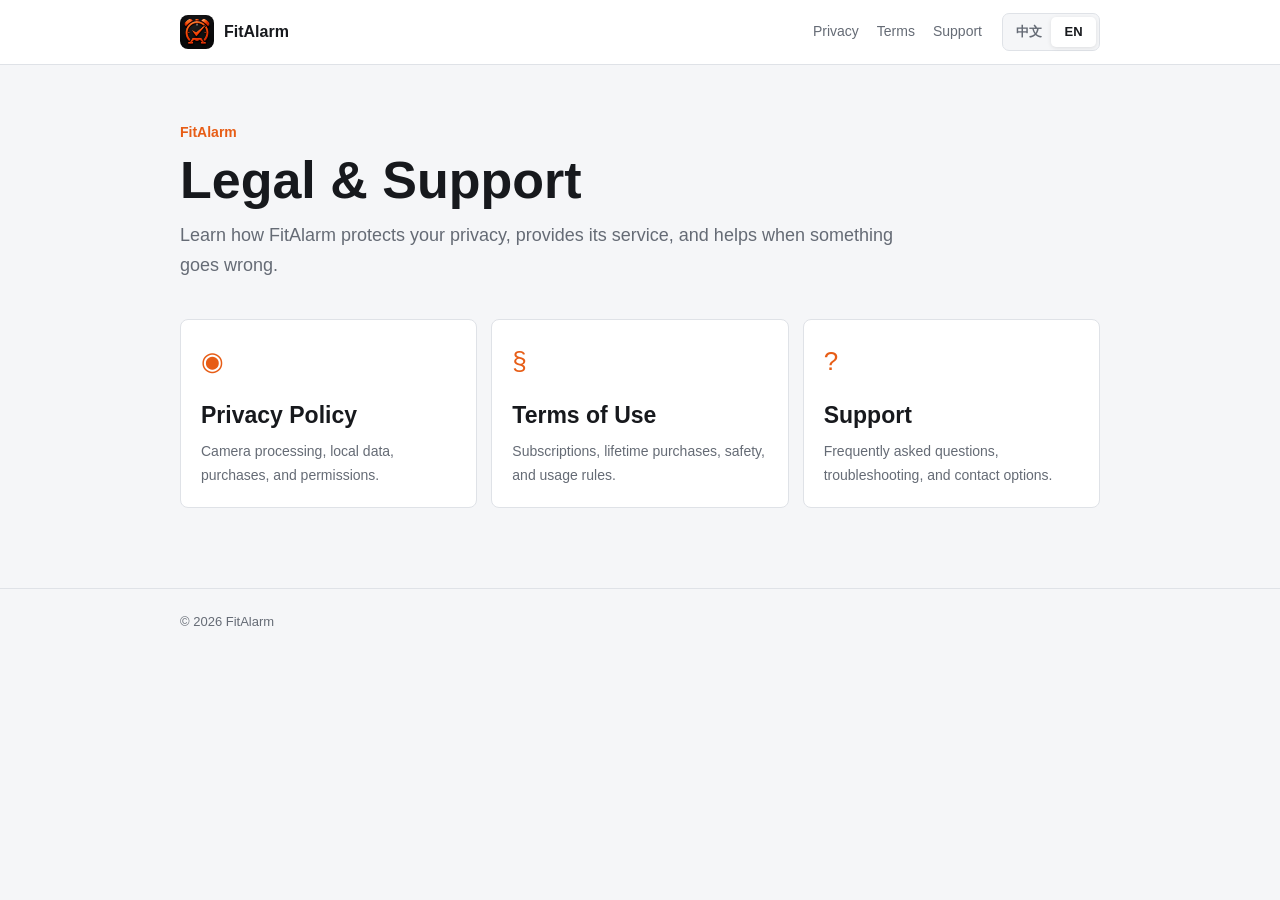
<file: index.html>
<!doctype html>
<html lang="zh-Hans">
<head>
  <meta charset="utf-8">
  <meta name="viewport" content="width=device-width, initial-scale=1">
  <meta name="description" content="FitAlarm privacy policy, terms of use, and support.">
  <title>FitAlarm Legal &amp; Support</title>
  <link rel="icon" href="assets/app-icon.png">
  <link rel="stylesheet" href="styles.css">
  <script src="site.js" defer></script>
</head>
<body>
  <header class="site-header">
    <nav class="nav" aria-label="Main navigation">
      <a class="brand" href="index.html"><img src="assets/app-icon.png" alt=""><span>FitAlarm</span></a>
      <div class="nav-links">
        <a href="privacy.html">隐私</a>
        <a href="terms.html">条款</a>
        <a href="support.html">支持</a>
      </div>
      <div class="language-switcher" aria-label="Language">
        <button type="button" data-language-button="zh" aria-pressed="true">中文</button>
        <button type="button" data-language-button="en" aria-pressed="false">EN</button>
      </div>
    </nav>
  </header>

  <main>
    <section data-language="zh">
      <div class="page-heading">
        <p class="eyebrow">FitAlarm</p>
        <h1>法律信息与支持</h1>
        <p class="lede">了解 FitAlarm 如何保护隐私、提供服务，以及在需要时获得帮助。</p>
      </div>
      <div class="page-grid">
        <a class="page-link" href="privacy.html"><span class="icon">◉</span><h2>隐私政策</h2><p>摄像头、本地数据、购买与权限说明。</p></a>
        <a class="page-link" href="terms.html"><span class="icon">§</span><h2>服务条款</h2><p>订阅、永久购买、安全与使用规则。</p></a>
        <a class="page-link" href="support.html"><span class="icon">?</span><h2>支持中心</h2><p>常见问题、故障排查和联系入口。</p></a>
      </div>
    </section>

    <section data-language="en">
      <div class="page-heading">
        <p class="eyebrow">FitAlarm</p>
        <h1>Legal &amp; Support</h1>
        <p class="lede">Learn how FitAlarm protects your privacy, provides its service, and helps when something goes wrong.</p>
      </div>
      <div class="page-grid">
        <a class="page-link" href="privacy.html"><span class="icon">◉</span><h2>Privacy Policy</h2><p>Camera processing, local data, purchases, and permissions.</p></a>
        <a class="page-link" href="terms.html"><span class="icon">§</span><h2>Terms of Use</h2><p>Subscriptions, lifetime purchases, safety, and usage rules.</p></a>
        <a class="page-link" href="support.html"><span class="icon">?</span><h2>Support</h2><p>Frequently asked questions, troubleshooting, and contact options.</p></a>
      </div>
    </section>
  </main>

  <footer class="site-footer"><div class="footer-inner"><span>© 2026 FitAlarm</span></div></footer>
</body>
</html>
</file>
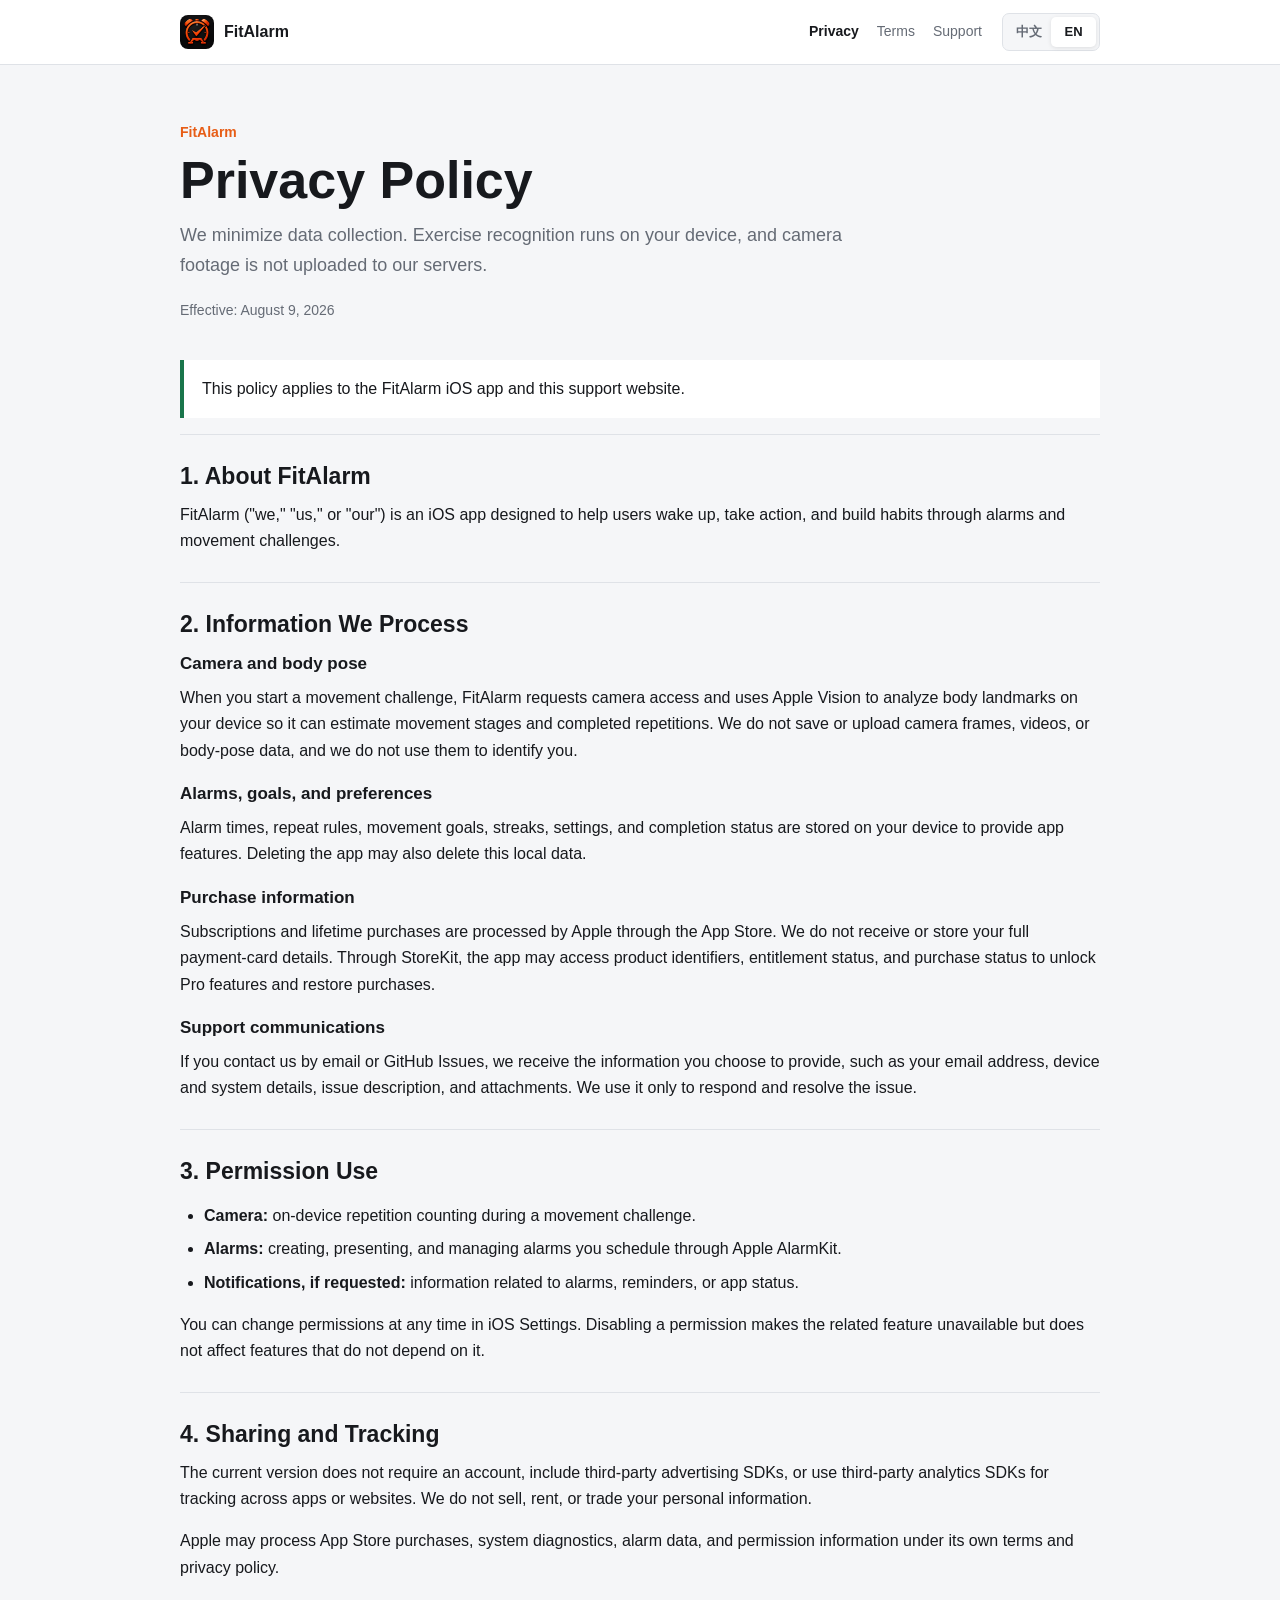
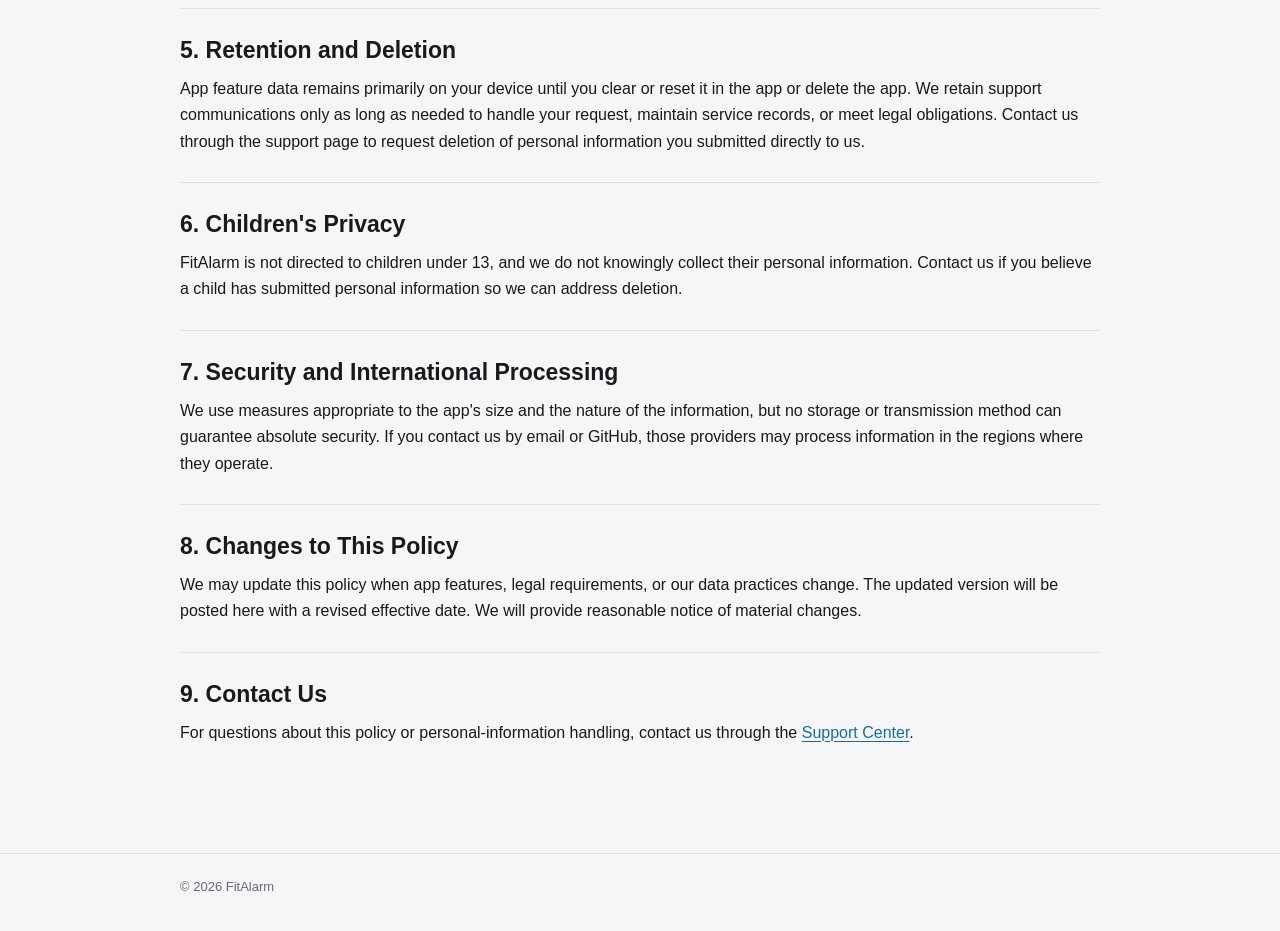
<file: privacy.html>
<!doctype html>
<html lang="zh-Hans">
<head>
  <meta charset="utf-8">
  <meta name="viewport" content="width=device-width, initial-scale=1">
  <meta name="description" content="FitAlarm Privacy Policy. Learn how camera frames, alarm settings, and purchase information are handled.">
  <title>Privacy Policy - FitAlarm</title>
  <link rel="icon" href="assets/app-icon.png">
  <link rel="stylesheet" href="styles.css">
  <script src="site.js" defer></script>
</head>
<body>
  <header class="site-header">
    <nav class="nav" aria-label="Main navigation">
      <a class="brand" href="index.html"><img src="assets/app-icon.png" alt=""><span>FitAlarm</span></a>
      <div class="nav-links">
        <a href="privacy.html" aria-current="page">隐私</a>
        <a href="terms.html">条款</a>
        <a href="support.html">支持</a>
      </div>
      <div class="language-switcher" aria-label="Language">
        <button type="button" data-language-button="zh" aria-pressed="true">中文</button>
        <button type="button" data-language-button="en" aria-pressed="false">EN</button>
      </div>
    </nav>
  </header>

  <main>
    <article data-language="zh">
      <div class="page-heading">
        <p class="eyebrow">FitAlarm</p>
        <h1>隐私政策</h1>
        <p class="lede">我们尽量少收集数据。动作识别在你的设备上完成，摄像头画面不会上传到我们的服务器。</p>
        <p class="updated">生效日期：2026 年 8 月 9 日</p>
      </div>

      <p class="notice">本政策适用于 FitAlarm iOS 应用及本支持网站。</p>

      <section class="legal-section">
        <h2>1. 我们是谁</h2>
        <p>FitAlarm（以下简称“我们”）是一款通过闹钟和动作挑战帮助用户起床、行动并培养习惯的 iOS 应用。</p>
      </section>

      <section class="legal-section">
        <h2>2. 我们处理的信息</h2>
        <h3>摄像头与人体姿态</h3>
        <p>当你主动进入动作挑战时，FitAlarm 会请求摄像头权限，并使用 Apple Vision 在设备本地分析画面中的人体关键点，以判断动作阶段和完成次数。摄像头画面、视频和人体姿态数据不会由我们保存或上传，也不会用于身份识别。</p>
        <h3>闹钟、目标与偏好</h3>
        <p>闹钟时间、重复规则、动作目标、连续记录、设置与完成状态保存在你的设备上，用于提供应用功能。删除应用可能同时删除这些本地数据。</p>
        <h3>购买信息</h3>
        <p>订阅和永久购买由 Apple App Store 处理。我们不会收到或保存你的银行卡完整信息。应用可通过 StoreKit 获取购买状态、产品标识和权益状态，以解锁 Pro 功能及恢复购买。</p>
        <h3>支持沟通</h3>
        <p>如果你通过电子邮件或 GitHub Issues 联系我们，我们会收到你主动提供的信息，例如邮箱地址、设备与系统信息、问题描述及附件，并仅将其用于回复和解决问题。</p>
      </section>

      <section class="legal-section">
        <h2>3. 权限的用途</h2>
        <ul>
          <li><strong>摄像头：</strong>仅在动作挑战期间进行设备端动作计数。</li>
          <li><strong>闹钟：</strong>通过 Apple AlarmKit 创建、显示和管理你设置的闹钟。</li>
          <li><strong>通知（如请求）：</strong>提供与闹钟、提醒或应用状态有关的信息。</li>
        </ul>
        <p>你可以随时在 iOS“设置”中更改权限。关闭某项权限会使相关功能不可用，但不会影响其他不依赖该权限的功能。</p>
      </section>

      <section class="legal-section">
        <h2>4. 数据共享与跟踪</h2>
        <p>当前版本不要求注册账户，不包含第三方广告 SDK，也不使用第三方分析 SDK进行跨应用或跨网站跟踪。我们不出售、出租或交换你的个人信息。</p>
        <p>Apple 可能依据其自身政策处理 App Store 购买、系统诊断、闹钟和权限相关数据。相关处理由 Apple 的条款与隐私政策约束。</p>
      </section>

      <section class="legal-section">
        <h2>5. 数据保留与删除</h2>
        <p>应用功能数据主要保留在你的设备上，直到你在应用内清除、重置相关数据或删除应用。支持沟通记录仅在处理请求、维护服务记录或履行法律义务所需期间保留。你可通过支持页面联系我们，请求删除你曾直接提交给我们的个人信息。</p>
      </section>

      <section class="legal-section">
        <h2>6. 儿童隐私</h2>
        <p>FitAlarm 并非专门面向 13 岁以下儿童，我们也不会有意收集其个人信息。如果你认为儿童向我们提交了个人信息，请联系我们处理删除。</p>
      </section>

      <section class="legal-section">
        <h2>7. 安全与跨境处理</h2>
        <p>我们采取与应用规模和数据性质相适应的措施保护信息，但任何存储或传输方式都无法保证绝对安全。若你通过电子邮件或 GitHub 联系我们，信息可能由相应服务提供商在其运营地区处理。</p>
      </section>

      <section class="legal-section">
        <h2>8. 政策变更</h2>
        <p>应用功能、法律要求或数据处理方式发生变化时，我们可能更新本政策。更新后的版本会发布在本页面，并修改生效日期。重大变化将通过合理方式提示。</p>
      </section>

      <section class="legal-section">
        <h2>9. 联系我们</h2>
        <p>对本政策或个人信息处理有疑问，请前往<a href="support.html">支持中心</a>联系我们。</p>
      </section>
    </article>

    <article data-language="en">
      <div class="page-heading">
        <p class="eyebrow">FitAlarm</p>
        <h1>Privacy Policy</h1>
        <p class="lede">We minimize data collection. Exercise recognition runs on your device, and camera footage is not uploaded to our servers.</p>
        <p class="updated">Effective: August 9, 2026</p>
      </div>

      <p class="notice">This policy applies to the FitAlarm iOS app and this support website.</p>

      <section class="legal-section">
        <h2>1. About FitAlarm</h2>
        <p>FitAlarm ("we," "us," or "our") is an iOS app designed to help users wake up, take action, and build habits through alarms and movement challenges.</p>
      </section>

      <section class="legal-section">
        <h2>2. Information We Process</h2>
        <h3>Camera and body pose</h3>
        <p>When you start a movement challenge, FitAlarm requests camera access and uses Apple Vision to analyze body landmarks on your device so it can estimate movement stages and completed repetitions. We do not save or upload camera frames, videos, or body-pose data, and we do not use them to identify you.</p>
        <h3>Alarms, goals, and preferences</h3>
        <p>Alarm times, repeat rules, movement goals, streaks, settings, and completion status are stored on your device to provide app features. Deleting the app may also delete this local data.</p>
        <h3>Purchase information</h3>
        <p>Subscriptions and lifetime purchases are processed by Apple through the App Store. We do not receive or store your full payment-card details. Through StoreKit, the app may access product identifiers, entitlement status, and purchase status to unlock Pro features and restore purchases.</p>
        <h3>Support communications</h3>
        <p>If you contact us by email or GitHub Issues, we receive the information you choose to provide, such as your email address, device and system details, issue description, and attachments. We use it only to respond and resolve the issue.</p>
      </section>

      <section class="legal-section">
        <h2>3. Permission Use</h2>
        <ul>
          <li><strong>Camera:</strong> on-device repetition counting during a movement challenge.</li>
          <li><strong>Alarms:</strong> creating, presenting, and managing alarms you schedule through Apple AlarmKit.</li>
          <li><strong>Notifications, if requested:</strong> information related to alarms, reminders, or app status.</li>
        </ul>
        <p>You can change permissions at any time in iOS Settings. Disabling a permission makes the related feature unavailable but does not affect features that do not depend on it.</p>
      </section>

      <section class="legal-section">
        <h2>4. Sharing and Tracking</h2>
        <p>The current version does not require an account, include third-party advertising SDKs, or use third-party analytics SDKs for tracking across apps or websites. We do not sell, rent, or trade your personal information.</p>
        <p>Apple may process App Store purchases, system diagnostics, alarm data, and permission information under its own terms and privacy policy.</p>
      </section>

      <section class="legal-section">
        <h2>5. Retention and Deletion</h2>
        <p>App feature data remains primarily on your device until you clear or reset it in the app or delete the app. We retain support communications only as long as needed to handle your request, maintain service records, or meet legal obligations. Contact us through the support page to request deletion of personal information you submitted directly to us.</p>
      </section>

      <section class="legal-section">
        <h2>6. Children's Privacy</h2>
        <p>FitAlarm is not directed to children under 13, and we do not knowingly collect their personal information. Contact us if you believe a child has submitted personal information so we can address deletion.</p>
      </section>

      <section class="legal-section">
        <h2>7. Security and International Processing</h2>
        <p>We use measures appropriate to the app's size and the nature of the information, but no storage or transmission method can guarantee absolute security. If you contact us by email or GitHub, those providers may process information in the regions where they operate.</p>
      </section>

      <section class="legal-section">
        <h2>8. Changes to This Policy</h2>
        <p>We may update this policy when app features, legal requirements, or our data practices change. The updated version will be posted here with a revised effective date. We will provide reasonable notice of material changes.</p>
      </section>

      <section class="legal-section">
        <h2>9. Contact Us</h2>
        <p>For questions about this policy or personal-information handling, contact us through the <a href="support.html">Support Center</a>.</p>
      </section>
    </article>
  </main>

  <footer class="site-footer"><div class="footer-inner"><span>© 2026 FitAlarm</span></div></footer>
</body>
</html>
</file>
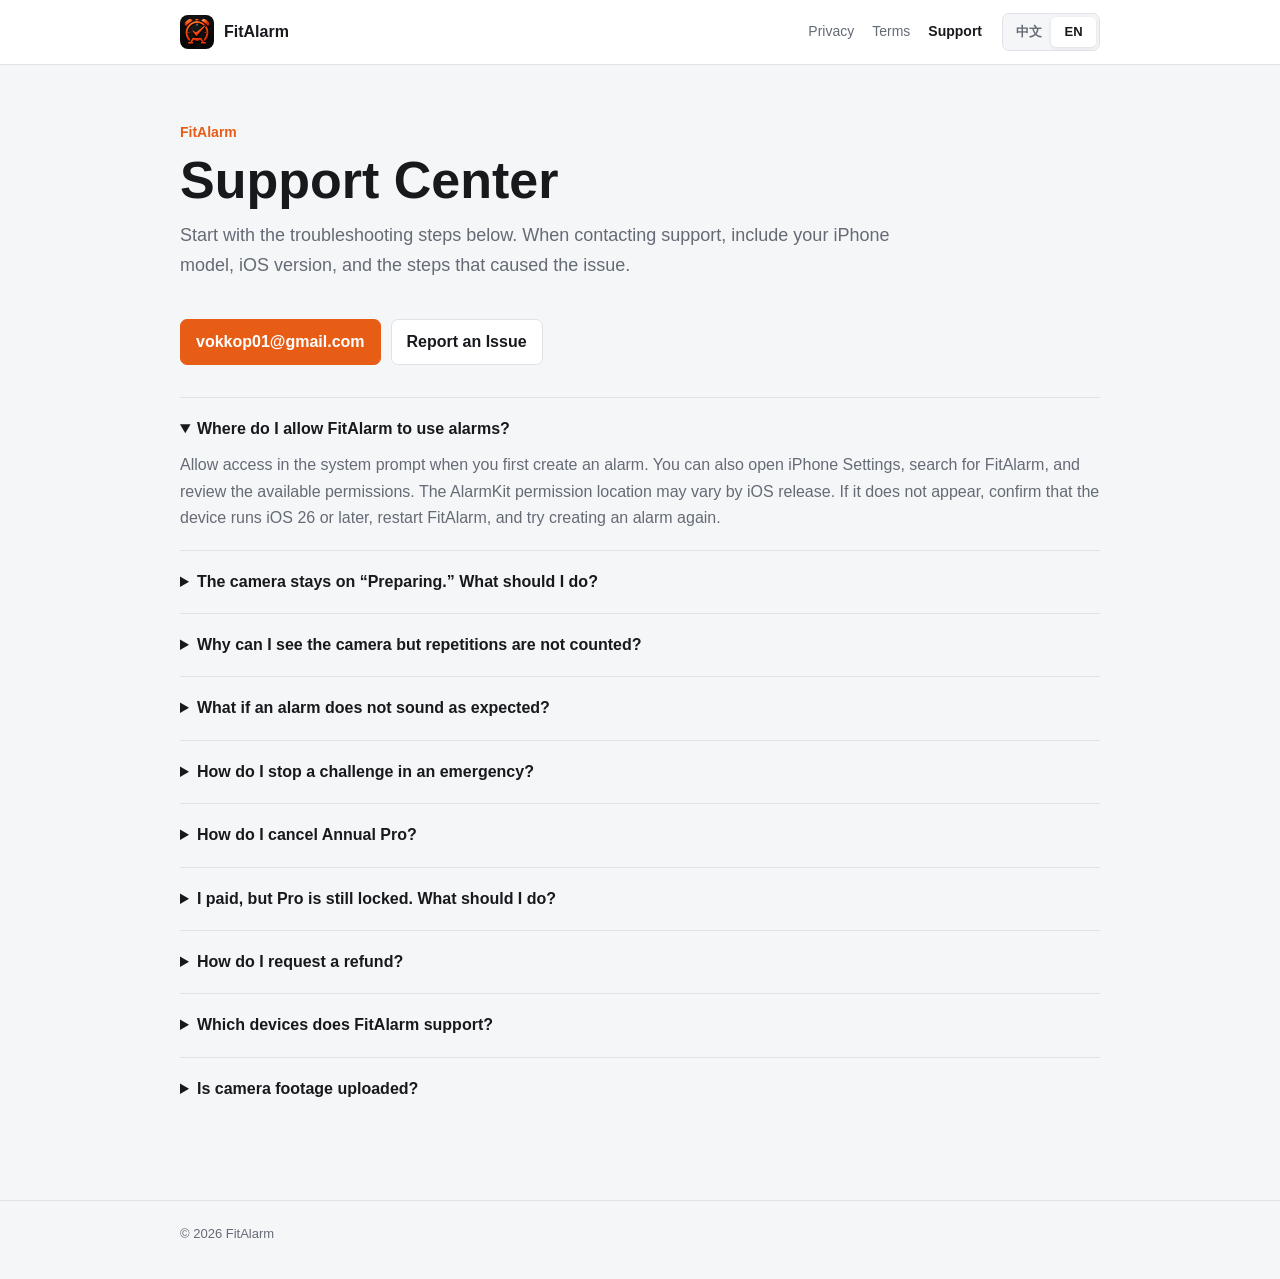
<file: support.html>
<!doctype html>
<html lang="zh-Hans">
<head>
  <meta charset="utf-8">
  <meta name="viewport" content="width=device-width, initial-scale=1">
  <meta name="description" content="FitAlarm support, troubleshooting, purchase help, and frequently asked questions.">
  <title>Support - FitAlarm</title>
  <link rel="icon" href="assets/app-icon.png">
  <link rel="stylesheet" href="styles.css">
  <script src="site.js" defer></script>
</head>
<body>
  <header class="site-header">
    <nav class="nav" aria-label="Main navigation">
      <a class="brand" href="index.html"><img src="assets/app-icon.png" alt=""><span>FitAlarm</span></a>
      <div class="nav-links">
        <a href="privacy.html">隐私</a>
        <a href="terms.html">条款</a>
        <a href="support.html" aria-current="page">支持</a>
      </div>
      <div class="language-switcher" aria-label="Language">
        <button type="button" data-language-button="zh" aria-pressed="true">中文</button>
        <button type="button" data-language-button="en" aria-pressed="false">EN</button>
      </div>
    </nav>
  </header>

  <main>
    <section data-language="zh">
      <div class="page-heading">
        <p class="eyebrow">FitAlarm</p>
        <h1>支持中心</h1>
        <p class="lede">先从下面的排查方法开始。联系支持时，请附上 iPhone 型号、iOS 版本和问题发生步骤。</p>
      </div>

      <div class="contact-actions">
        <a class="action-link primary" data-support-email href="#">联系支持</a>
        <a class="action-link" data-github-issues href="#" target="_blank" rel="noreferrer">报告问题</a>
      </div>

      <div class="faq">
        <details open>
          <summary>在哪里允许 FitAlarm 使用闹钟？</summary>
          <p>首次创建闹钟时，请在系统弹窗中允许访问。你也可以打开 iPhone“设置”，搜索 FitAlarm 并检查可用权限。AlarmKit 权限入口可能因 iOS 版本而不同；若未出现，请确认设备已升级到 iOS 26 或更高版本，然后重启 FitAlarm 并再次创建闹钟。</p>
        </details>
        <details>
          <summary>摄像头一直显示“正在准备”怎么办？</summary>
          <p>前往“设置 → 隐私与安全性 → 相机”，确认 FitAlarm 已开启。彻底退出并重新打开应用，关闭其他正在使用摄像头的应用，并确认设备不是处于屏幕录制限制或家长控制限制下。仍未恢复时，请重启 iPhone。</p>
        </details>
        <details>
          <summary>为什么摄像头有画面，但动作不计数？</summary>
          <p>把手机稳定放置，让摄像头能看到头部、肩膀、手臂和髋部的大致位置。保持光线充足，避免逆光和宽松衣物完全遮挡关节。FitAlarm 的目标是确认你已经行动，而不是评判标准姿势；完整地做一次向下再向上通常更容易被识别。</p>
        </details>
        <details>
          <summary>闹钟没有按预期响起怎么办？</summary>
          <p>确认闹钟仍为开启状态，设备有足够电量并已授予所需权限。系统更新、设备关机、异常系统状态或权限变化都可能影响闹钟。请先设置一个几分钟后的测试闹钟验证。不要将 FitAlarm 作为安全关键事务的唯一提醒。</p>
        </details>
        <details>
          <summary>紧急情况下怎么停止挑战？</summary>
          <p>在挑战界面使用紧急退出入口并按屏幕提示操作。该设计用于身体不适、环境不安全或必须立即安静的情况；使用后可能中断本次连续记录。</p>
        </details>
        <details>
          <summary>怎样取消年度订阅？</summary>
          <p>打开 iPhone“设置 → Apple 账户 → 订阅 → FitAlarm”，选择取消订阅。请在当前订阅期或免费试用结束至少 24 小时前操作。删除应用不会取消订阅。</p>
        </details>
        <details>
          <summary>购买后为什么没有解锁 Pro？</summary>
          <p>确认设备登录的是购买时使用的 Apple 账户，然后在 FitAlarm 付费页面选择“恢复购买”。等待 App Store 返回结果后重新打开应用。如果 Apple 显示已付款但仍无法恢复，请在联系支持时附上产品名称和购买日期，不要发送完整付款卡信息。</p>
        </details>
        <details>
          <summary>如何申请退款？</summary>
          <p>购买和退款由 Apple 处理。请访问 <a href="https://reportaproblem.apple.com/" target="_blank" rel="noreferrer">reportaproblem.apple.com</a>，登录购买所用的 Apple 账户并按页面提示提交申请。</p>
        </details>
        <details>
          <summary>FitAlarm 支持哪些设备？</summary>
          <p>当前版本需要能够运行 iOS 26 或更高版本并支持所需系统框架的 iPhone。动作挑战还需要可用的摄像头权限。</p>
        </details>
        <details>
          <summary>摄像头画面会上传吗？</summary>
          <p>不会。动作识别通过 Apple Vision 在设备上进行，摄像头画面和视频不会由我们保存或上传。详细说明请查看<a href="privacy.html">隐私政策</a>。</p>
        </details>
      </div>
    </section>

    <section data-language="en">
      <div class="page-heading">
        <p class="eyebrow">FitAlarm</p>
        <h1>Support Center</h1>
        <p class="lede">Start with the troubleshooting steps below. When contacting support, include your iPhone model, iOS version, and the steps that caused the issue.</p>
      </div>

      <div class="contact-actions">
        <a class="action-link primary" data-support-email href="#">Contact Support</a>
        <a class="action-link" data-github-issues href="#" target="_blank" rel="noreferrer">Report an Issue</a>
      </div>

      <div class="faq">
        <details open>
          <summary>Where do I allow FitAlarm to use alarms?</summary>
          <p>Allow access in the system prompt when you first create an alarm. You can also open iPhone Settings, search for FitAlarm, and review the available permissions. The AlarmKit permission location may vary by iOS release. If it does not appear, confirm that the device runs iOS 26 or later, restart FitAlarm, and try creating an alarm again.</p>
        </details>
        <details>
          <summary>The camera stays on “Preparing.” What should I do?</summary>
          <p>Go to Settings → Privacy &amp; Security → Camera and make sure FitAlarm is enabled. Fully close and reopen the app, close other apps using the camera, and check for Screen Time or parental-control restrictions. Restart the iPhone if the camera still does not recover.</p>
        </details>
        <details>
          <summary>Why can I see the camera but repetitions are not counted?</summary>
          <p>Place the phone securely so the camera can generally see your head, shoulders, arms, and hips. Use adequate light, avoid strong backlighting, and avoid clothing that fully hides joint positions. FitAlarm is meant to confirm that you moved, not grade perfect form. A complete down-and-up movement is usually easiest to recognize.</p>
        </details>
        <details>
          <summary>What if an alarm does not sound as expected?</summary>
          <p>Confirm the alarm is enabled, the device has enough power, and required permissions remain granted. System updates, a powered-off device, unusual system conditions, or permission changes can affect alarms. Set a test alarm a few minutes ahead first. Do not use FitAlarm as the only reminder for a safety-critical commitment.</p>
        </details>
        <details>
          <summary>How do I stop a challenge in an emergency?</summary>
          <p>Use the emergency exit on the challenge screen and follow the on-screen instruction. It is intended for discomfort, an unsafe environment, or a situation requiring immediate silence. Using it may interrupt the current streak.</p>
        </details>
        <details>
          <summary>How do I cancel Annual Pro?</summary>
          <p>Open iPhone Settings → Apple Account → Subscriptions → FitAlarm, then choose Cancel Subscription. Cancel at least 24 hours before the current subscription or free-trial period ends. Deleting the app does not cancel a subscription.</p>
        </details>
        <details>
          <summary>I paid, but Pro is still locked. What should I do?</summary>
          <p>Confirm that the device uses the same Apple Account used for the purchase, then select Restore Purchases on the FitAlarm paywall. Reopen the app after the App Store returns a result. If Apple shows a completed payment and restore still fails, include the product name and purchase date when contacting support. Do not send full payment-card details.</p>
        </details>
        <details>
          <summary>How do I request a refund?</summary>
          <p>Apple processes purchases and refunds. Visit <a href="https://reportaproblem.apple.com/" target="_blank" rel="noreferrer">reportaproblem.apple.com</a>, sign in with the Apple Account used for the purchase, and follow Apple's instructions.</p>
        </details>
        <details>
          <summary>Which devices does FitAlarm support?</summary>
          <p>The current version requires an iPhone capable of running iOS 26 or later and the required system frameworks. Movement challenges also require camera access.</p>
        </details>
        <details>
          <summary>Is camera footage uploaded?</summary>
          <p>No. Exercise recognition uses Apple Vision on the device. We do not save or upload camera footage or video. See the <a href="privacy.html">Privacy Policy</a> for details.</p>
        </details>
      </div>
    </section>
  </main>

  <footer class="site-footer"><div class="footer-inner"><span>© 2026 FitAlarm</span></div></footer>
</body>
</html>
</file>
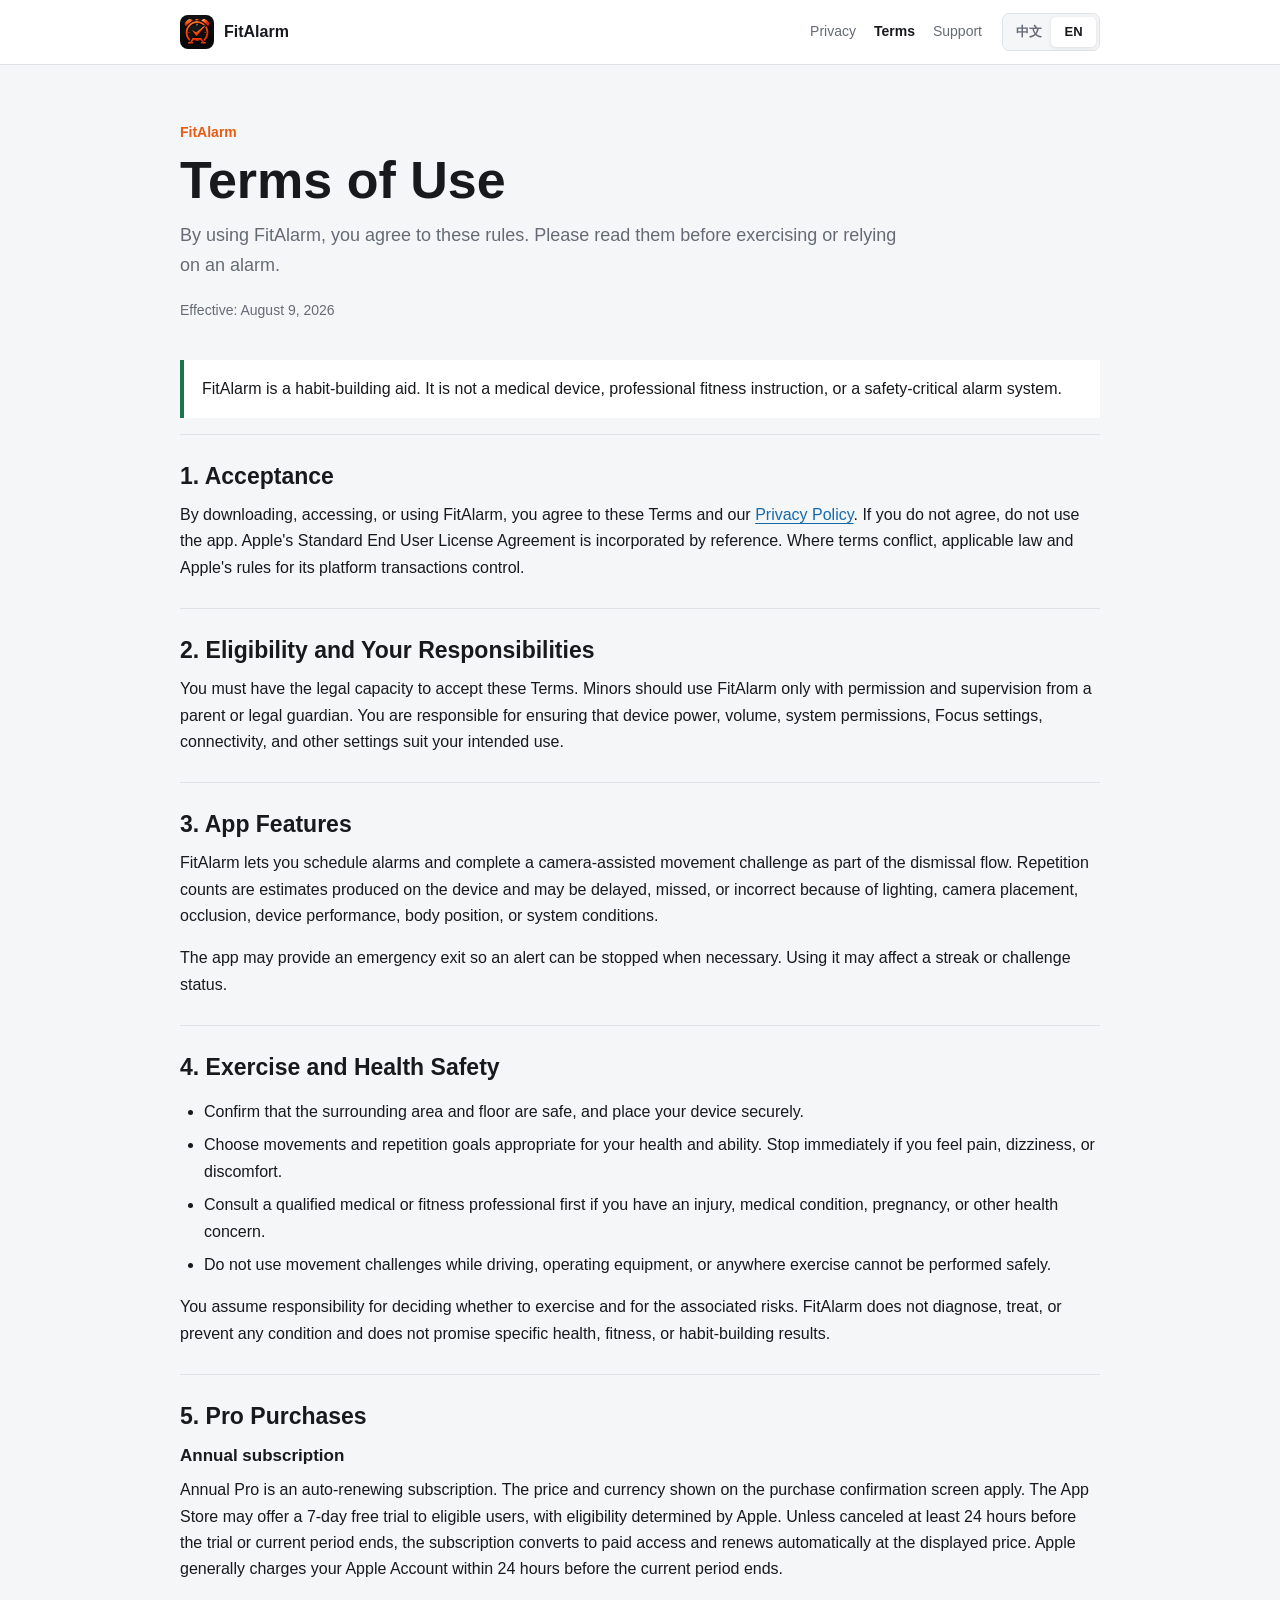
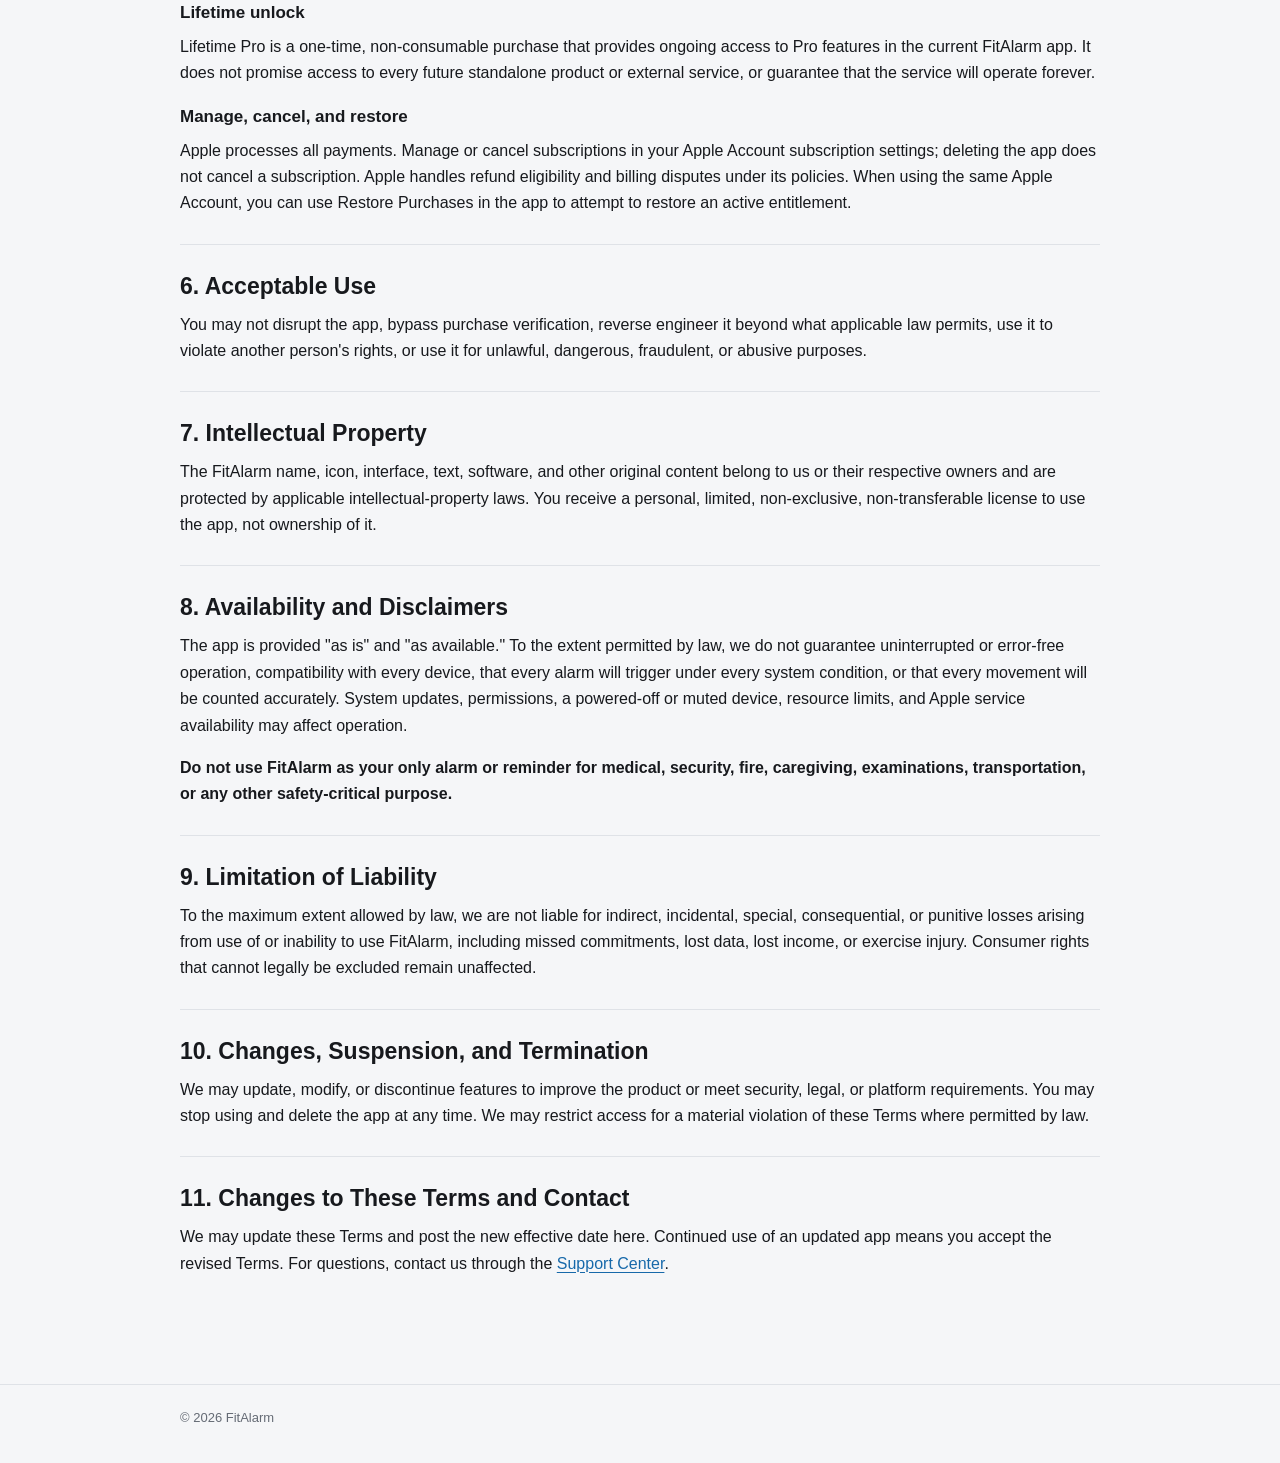
<file: terms.html>
<!doctype html>
<html lang="zh-Hans">
<head>
  <meta charset="utf-8">
  <meta name="viewport" content="width=device-width, initial-scale=1">
  <meta name="description" content="FitAlarm Terms of Use for alarms, movement challenges, subscriptions, and lifetime purchases.">
  <title>Terms of Use - FitAlarm</title>
  <link rel="icon" href="assets/app-icon.png">
  <link rel="stylesheet" href="styles.css">
  <script src="site.js" defer></script>
</head>
<body>
  <header class="site-header">
    <nav class="nav" aria-label="Main navigation">
      <a class="brand" href="index.html"><img src="assets/app-icon.png" alt=""><span>FitAlarm</span></a>
      <div class="nav-links">
        <a href="privacy.html">隐私</a>
        <a href="terms.html" aria-current="page">条款</a>
        <a href="support.html">支持</a>
      </div>
      <div class="language-switcher" aria-label="Language">
        <button type="button" data-language-button="zh" aria-pressed="true">中文</button>
        <button type="button" data-language-button="en" aria-pressed="false">EN</button>
      </div>
    </nav>
  </header>

  <main>
    <article data-language="zh">
      <div class="page-heading">
        <p class="eyebrow">FitAlarm</p>
        <h1>服务条款</h1>
        <p class="lede">使用 FitAlarm 即表示你同意以下规则。请在运动和设置闹钟前阅读。</p>
        <p class="updated">生效日期：2026 年 8 月 9 日</p>
      </div>

      <p class="notice">FitAlarm 是习惯养成辅助工具，不是医疗设备、专业健身指导或生命安全用途的报警系统。</p>

      <section class="legal-section">
        <h2>1. 接受条款</h2>
        <p>下载、访问或使用 FitAlarm，即表示你同意本服务条款和<a href="privacy.html">隐私政策</a>。如不同意，请勿使用应用。本条款同时引用并纳入 Apple 的标准最终用户许可协议；如两者冲突，以适用法律和 Apple 对其平台交易的规则为准。</p>
      </section>

      <section class="legal-section">
        <h2>2. 使用资格与责任</h2>
        <p>你应具备接受本条款所需的法律行为能力。未成年人应在父母或法定监护人许可与监督下使用。你有责任确保设备电量、音量、系统权限、勿扰模式、网络或其他设置适合你的预期用途。</p>
      </section>

      <section class="legal-section">
        <h2>3. 应用功能</h2>
        <p>FitAlarm 可让你安排闹钟，并通过摄像头辅助的动作挑战完成关闭流程。动作次数由设备端算法估算，可能因光线、机位、遮挡、设备性能、身体位置或系统状态而出现延迟、漏计或误计。</p>
        <p>为避免紧急情况下无法停止提醒，应用可能提供紧急退出方式。使用紧急退出可能影响连续记录或挑战状态。</p>
      </section>

      <section class="legal-section">
        <h2>4. 运动与健康安全</h2>
        <ul>
          <li>开始前请确认周围空间安全、地面稳定，并妥善放置设备。</li>
          <li>请根据自身健康和体能选择动作与次数；如感到疼痛、眩晕或不适，应立即停止。</li>
          <li>如有受伤、疾病、孕期或其他健康顾虑，请先咨询合格的医疗或运动专业人士。</li>
          <li>不要在驾驶、操作设备或任何无法安全运动的场景中使用动作挑战。</li>
        </ul>
        <p>你自行承担参与运动的决定和风险。FitAlarm 不诊断、治疗或预防任何疾病，也不保证特定健康、健身或习惯养成结果。</p>
      </section>

      <section class="legal-section">
        <h2>5. Pro 购买</h2>
        <h3>年度订阅</h3>
        <p>年度 Pro 是自动续期订阅。价格和币种以购买确认界面显示为准。对符合资格的用户，App Store 可能提供 7 天免费试用；资格由 Apple 决定。试用结束前至少 24 小时未取消时，订阅将按所示价格自动转为付费并续期。Apple 通常会在当前订阅期结束前 24 小时内向你的 Apple 账户收费。</p>
        <h3>永久解锁</h3>
        <p>永久 Pro 是一次性、非消耗型购买，为当前 FitAlarm 应用提供持续的 Pro 功能访问。它不是对所有未来独立产品、外部服务或永远持续运营的保证。</p>
        <h3>管理、取消与恢复</h3>
        <p>所有付款由 Apple 处理。你可以在 Apple 账户的订阅设置中管理或取消订阅；删除应用不会自动取消订阅。退款资格和付款争议由 Apple 按其政策处理。使用相同 Apple 账户时，可在应用中使用“恢复购买”尝试恢复有效权益。</p>
      </section>

      <section class="legal-section">
        <h2>6. 可接受使用</h2>
        <p>你不得干扰应用运行、绕过购买验证、逆向工程到法律禁止之外的程度、利用应用侵犯他人权利，或将其用于违法、危险、欺诈或滥用目的。</p>
      </section>

      <section class="legal-section">
        <h2>7. 知识产权</h2>
        <p>FitAlarm 的名称、图标、界面、文字、软件和其他原创内容由我们或相应权利人所有，并受适用的知识产权法律保护。应用授予你的是个人、有限、非独占、不可转让的使用许可，而非所有权。</p>
      </section>

      <section class="legal-section">
        <h2>8. 可用性与免责声明</h2>
        <p>应用按“现状”和“可用”状态提供。在法律允许范围内，我们不保证应用始终不中断、无错误、适用于每台设备，也不保证每个闹钟都能在所有系统状态下触发或每次动作都能准确识别。系统更新、权限、设备关机或静音、系统资源限制及 Apple 服务状态均可能影响功能。</p>
        <p><strong>请勿将 FitAlarm 作为医疗、安保、消防、照护、考试、交通或其他安全关键场景的唯一闹钟或提醒方式。</strong></p>
      </section>

      <section class="legal-section">
        <h2>9. 责任限制</h2>
        <p>在适用法律允许的最大范围内，我们不对因使用或无法使用 FitAlarm 造成的间接、附带、特殊、后果性或惩罚性损失负责，包括错过日程、数据丢失、收入损失或运动损伤。法律不允许排除的消费者权利不受本条款影响。</p>
      </section>

      <section class="legal-section">
        <h2>10. 变更、暂停与终止</h2>
        <p>我们可能更新、调整或停止部分功能，以改善产品、安全性或满足法律和平台要求。你可随时停止使用并删除应用。若你严重违反本条款，我们可在法律允许范围内限制访问。</p>
      </section>

      <section class="legal-section">
        <h2>11. 条款变更与联系</h2>
        <p>我们可能更新本条款，并在本页面注明新的生效日期。继续使用更新后的应用即表示你接受修订后的条款。对本条款有疑问，请通过<a href="support.html">支持中心</a>联系我们。</p>
      </section>
    </article>

    <article data-language="en">
      <div class="page-heading">
        <p class="eyebrow">FitAlarm</p>
        <h1>Terms of Use</h1>
        <p class="lede">By using FitAlarm, you agree to these rules. Please read them before exercising or relying on an alarm.</p>
        <p class="updated">Effective: August 9, 2026</p>
      </div>

      <p class="notice">FitAlarm is a habit-building aid. It is not a medical device, professional fitness instruction, or a safety-critical alarm system.</p>

      <section class="legal-section">
        <h2>1. Acceptance</h2>
        <p>By downloading, accessing, or using FitAlarm, you agree to these Terms and our <a href="privacy.html">Privacy Policy</a>. If you do not agree, do not use the app. Apple's Standard End User License Agreement is incorporated by reference. Where terms conflict, applicable law and Apple's rules for its platform transactions control.</p>
      </section>

      <section class="legal-section">
        <h2>2. Eligibility and Your Responsibilities</h2>
        <p>You must have the legal capacity to accept these Terms. Minors should use FitAlarm only with permission and supervision from a parent or legal guardian. You are responsible for ensuring that device power, volume, system permissions, Focus settings, connectivity, and other settings suit your intended use.</p>
      </section>

      <section class="legal-section">
        <h2>3. App Features</h2>
        <p>FitAlarm lets you schedule alarms and complete a camera-assisted movement challenge as part of the dismissal flow. Repetition counts are estimates produced on the device and may be delayed, missed, or incorrect because of lighting, camera placement, occlusion, device performance, body position, or system conditions.</p>
        <p>The app may provide an emergency exit so an alert can be stopped when necessary. Using it may affect a streak or challenge status.</p>
      </section>

      <section class="legal-section">
        <h2>4. Exercise and Health Safety</h2>
        <ul>
          <li>Confirm that the surrounding area and floor are safe, and place your device securely.</li>
          <li>Choose movements and repetition goals appropriate for your health and ability. Stop immediately if you feel pain, dizziness, or discomfort.</li>
          <li>Consult a qualified medical or fitness professional first if you have an injury, medical condition, pregnancy, or other health concern.</li>
          <li>Do not use movement challenges while driving, operating equipment, or anywhere exercise cannot be performed safely.</li>
        </ul>
        <p>You assume responsibility for deciding whether to exercise and for the associated risks. FitAlarm does not diagnose, treat, or prevent any condition and does not promise specific health, fitness, or habit-building results.</p>
      </section>

      <section class="legal-section">
        <h2>5. Pro Purchases</h2>
        <h3>Annual subscription</h3>
        <p>Annual Pro is an auto-renewing subscription. The price and currency shown on the purchase confirmation screen apply. The App Store may offer a 7-day free trial to eligible users, with eligibility determined by Apple. Unless canceled at least 24 hours before the trial or current period ends, the subscription converts to paid access and renews automatically at the displayed price. Apple generally charges your Apple Account within 24 hours before the current period ends.</p>
        <h3>Lifetime unlock</h3>
        <p>Lifetime Pro is a one-time, non-consumable purchase that provides ongoing access to Pro features in the current FitAlarm app. It does not promise access to every future standalone product or external service, or guarantee that the service will operate forever.</p>
        <h3>Manage, cancel, and restore</h3>
        <p>Apple processes all payments. Manage or cancel subscriptions in your Apple Account subscription settings; deleting the app does not cancel a subscription. Apple handles refund eligibility and billing disputes under its policies. When using the same Apple Account, you can use Restore Purchases in the app to attempt to restore an active entitlement.</p>
      </section>

      <section class="legal-section">
        <h2>6. Acceptable Use</h2>
        <p>You may not disrupt the app, bypass purchase verification, reverse engineer it beyond what applicable law permits, use it to violate another person's rights, or use it for unlawful, dangerous, fraudulent, or abusive purposes.</p>
      </section>

      <section class="legal-section">
        <h2>7. Intellectual Property</h2>
        <p>The FitAlarm name, icon, interface, text, software, and other original content belong to us or their respective owners and are protected by applicable intellectual-property laws. You receive a personal, limited, non-exclusive, non-transferable license to use the app, not ownership of it.</p>
      </section>

      <section class="legal-section">
        <h2>8. Availability and Disclaimers</h2>
        <p>The app is provided "as is" and "as available." To the extent permitted by law, we do not guarantee uninterrupted or error-free operation, compatibility with every device, that every alarm will trigger under every system condition, or that every movement will be counted accurately. System updates, permissions, a powered-off or muted device, resource limits, and Apple service availability may affect operation.</p>
        <p><strong>Do not use FitAlarm as your only alarm or reminder for medical, security, fire, caregiving, examinations, transportation, or any other safety-critical purpose.</strong></p>
      </section>

      <section class="legal-section">
        <h2>9. Limitation of Liability</h2>
        <p>To the maximum extent allowed by law, we are not liable for indirect, incidental, special, consequential, or punitive losses arising from use of or inability to use FitAlarm, including missed commitments, lost data, lost income, or exercise injury. Consumer rights that cannot legally be excluded remain unaffected.</p>
      </section>

      <section class="legal-section">
        <h2>10. Changes, Suspension, and Termination</h2>
        <p>We may update, modify, or discontinue features to improve the product or meet security, legal, or platform requirements. You may stop using and delete the app at any time. We may restrict access for a material violation of these Terms where permitted by law.</p>
      </section>

      <section class="legal-section">
        <h2>11. Changes to These Terms and Contact</h2>
        <p>We may update these Terms and post the new effective date here. Continued use of an updated app means you accept the revised Terms. For questions, contact us through the <a href="support.html">Support Center</a>.</p>
      </section>
    </article>
  </main>

  <footer class="site-footer"><div class="footer-inner"><span>© 2026 FitAlarm</span></div></footer>
</body>
</html>
</file>
<file: styles.css>
:root {
  color-scheme: light dark;
  --page: #f5f6f8;
  --surface: #ffffff;
  --text: #17191d;
  --muted: #656b75;
  --line: #dfe2e7;
  --orange: #e75d16;
  --green: #19754b;
  --focus: #1769aa;
  --max-width: 920px;
}

@media (prefers-color-scheme: dark) {
  :root {
    --page: #111316;
    --surface: #191c20;
    --text: #f4f5f7;
    --muted: #aeb4be;
    --line: #343940;
    --orange: #ff7a32;
    --green: #43b87d;
    --focus: #66b8f2;
  }
}

* {
  box-sizing: border-box;
}

[hidden] {
  display: none !important;
}

html {
  scroll-behavior: smooth;
}

body {
  margin: 0;
  background: var(--page);
  color: var(--text);
  font-family: -apple-system, BlinkMacSystemFont, "Segoe UI", sans-serif;
  line-height: 1.65;
  letter-spacing: 0;
}

a {
  color: var(--focus);
  text-underline-offset: 3px;
}

a:hover {
  text-decoration-thickness: 2px;
}

.site-header {
  position: sticky;
  top: 0;
  z-index: 10;
  border-bottom: 1px solid var(--line);
  background: color-mix(in srgb, var(--surface) 92%, transparent);
  backdrop-filter: blur(14px);
}

.nav {
  width: min(calc(100% - 32px), var(--max-width));
  min-height: 64px;
  margin: 0 auto;
  display: flex;
  align-items: center;
  gap: 20px;
}

.brand {
  display: inline-flex;
  align-items: center;
  gap: 10px;
  color: var(--text);
  font-weight: 750;
  text-decoration: none;
  white-space: nowrap;
}

.brand img {
  width: 34px;
  height: 34px;
  border-radius: 8px;
}

.nav-links {
  display: flex;
  align-items: center;
  gap: 18px;
  margin-left: auto;
  font-size: 14px;
}

.nav-links a {
  color: var(--muted);
  text-decoration: none;
}

.nav-links a[aria-current="page"] {
  color: var(--text);
  font-weight: 650;
}

.language-switcher {
  display: inline-flex;
  flex: 0 0 auto;
  padding: 3px;
  border: 1px solid var(--line);
  border-radius: 7px;
  background: var(--page);
}

.language-switcher button {
  min-width: 45px;
  min-height: 30px;
  border: 0;
  border-radius: 5px;
  background: transparent;
  color: var(--muted);
  cursor: pointer;
  font: inherit;
  font-size: 13px;
  font-weight: 650;
}

.language-switcher button[aria-pressed="true"] {
  background: var(--surface);
  color: var(--text);
  box-shadow: 0 1px 4px rgb(0 0 0 / 10%);
}

main {
  width: min(calc(100% - 32px), var(--max-width));
  margin: 0 auto;
  padding: 56px 0 80px;
}

.page-heading {
  max-width: 720px;
  margin-bottom: 38px;
}

.eyebrow {
  margin: 0 0 7px;
  color: var(--orange);
  font-size: 14px;
  font-weight: 750;
}

h1,
h2,
h3,
p {
  margin-top: 0;
}

h1 {
  margin-bottom: 12px;
  font-size: clamp(34px, 6vw, 52px);
  line-height: 1.12;
}

h2 {
  margin-bottom: 10px;
  font-size: 23px;
  line-height: 1.3;
}

h3 {
  margin-bottom: 7px;
  font-size: 17px;
}

.lede {
  color: var(--muted);
  font-size: 18px;
}

.updated {
  color: var(--muted);
  font-size: 14px;
}

.legal-section {
  padding: 27px 0;
  border-top: 1px solid var(--line);
}

.legal-section p:last-child,
.legal-section ul:last-child {
  margin-bottom: 0;
}

ul,
ol {
  padding-left: 24px;
}

li + li {
  margin-top: 7px;
}

.page-grid {
  display: grid;
  grid-template-columns: repeat(3, minmax(0, 1fr));
  gap: 14px;
  margin-top: 34px;
}

.page-link {
  min-height: 176px;
  padding: 20px;
  border: 1px solid var(--line);
  border-radius: 8px;
  background: var(--surface);
  color: var(--text);
  text-decoration: none;
}

.page-link:hover {
  border-color: var(--orange);
}

.page-link .icon {
  display: block;
  margin-bottom: 18px;
  color: var(--orange);
  font-size: 26px;
}

.page-link p {
  margin-bottom: 0;
  color: var(--muted);
  font-size: 14px;
}

.notice {
  padding: 16px 18px;
  border-left: 4px solid var(--green);
  background: var(--surface);
}

.contact-actions {
  display: flex;
  flex-wrap: wrap;
  gap: 10px;
  margin: 22px 0 32px;
}

.action-link {
  display: inline-flex;
  align-items: center;
  justify-content: center;
  min-height: 44px;
  padding: 9px 15px;
  border: 1px solid var(--line);
  border-radius: 7px;
  background: var(--surface);
  color: var(--text);
  font-weight: 650;
  text-decoration: none;
}

.action-link.primary {
  border-color: var(--orange);
  background: var(--orange);
  color: #ffffff;
}

.faq details {
  padding: 18px 0;
  border-top: 1px solid var(--line);
}

.faq summary {
  cursor: pointer;
  font-weight: 700;
}

.faq details p {
  margin: 10px 0 0;
  color: var(--muted);
}

.site-footer {
  border-top: 1px solid var(--line);
  color: var(--muted);
  font-size: 13px;
}

.footer-inner {
  width: min(calc(100% - 32px), var(--max-width));
  margin: 0 auto;
  padding: 22px 0 34px;
  display: flex;
  justify-content: space-between;
  gap: 18px;
}

.js [data-language] {
  display: none;
}

.js [data-language].is-active {
  display: block;
}

@media (max-width: 720px) {
  .nav {
    min-height: 58px;
    gap: 12px;
  }

  .nav-links {
    gap: 12px;
    overflow-x: auto;
  }

  .nav-links a {
    white-space: nowrap;
  }

  .brand span {
    display: none;
  }

  main {
    padding-top: 38px;
  }

  .page-grid {
    grid-template-columns: 1fr;
  }

  .footer-inner {
    flex-direction: column;
  }
}

@media (prefers-reduced-motion: reduce) {
  html {
    scroll-behavior: auto;
  }
}
</file>
